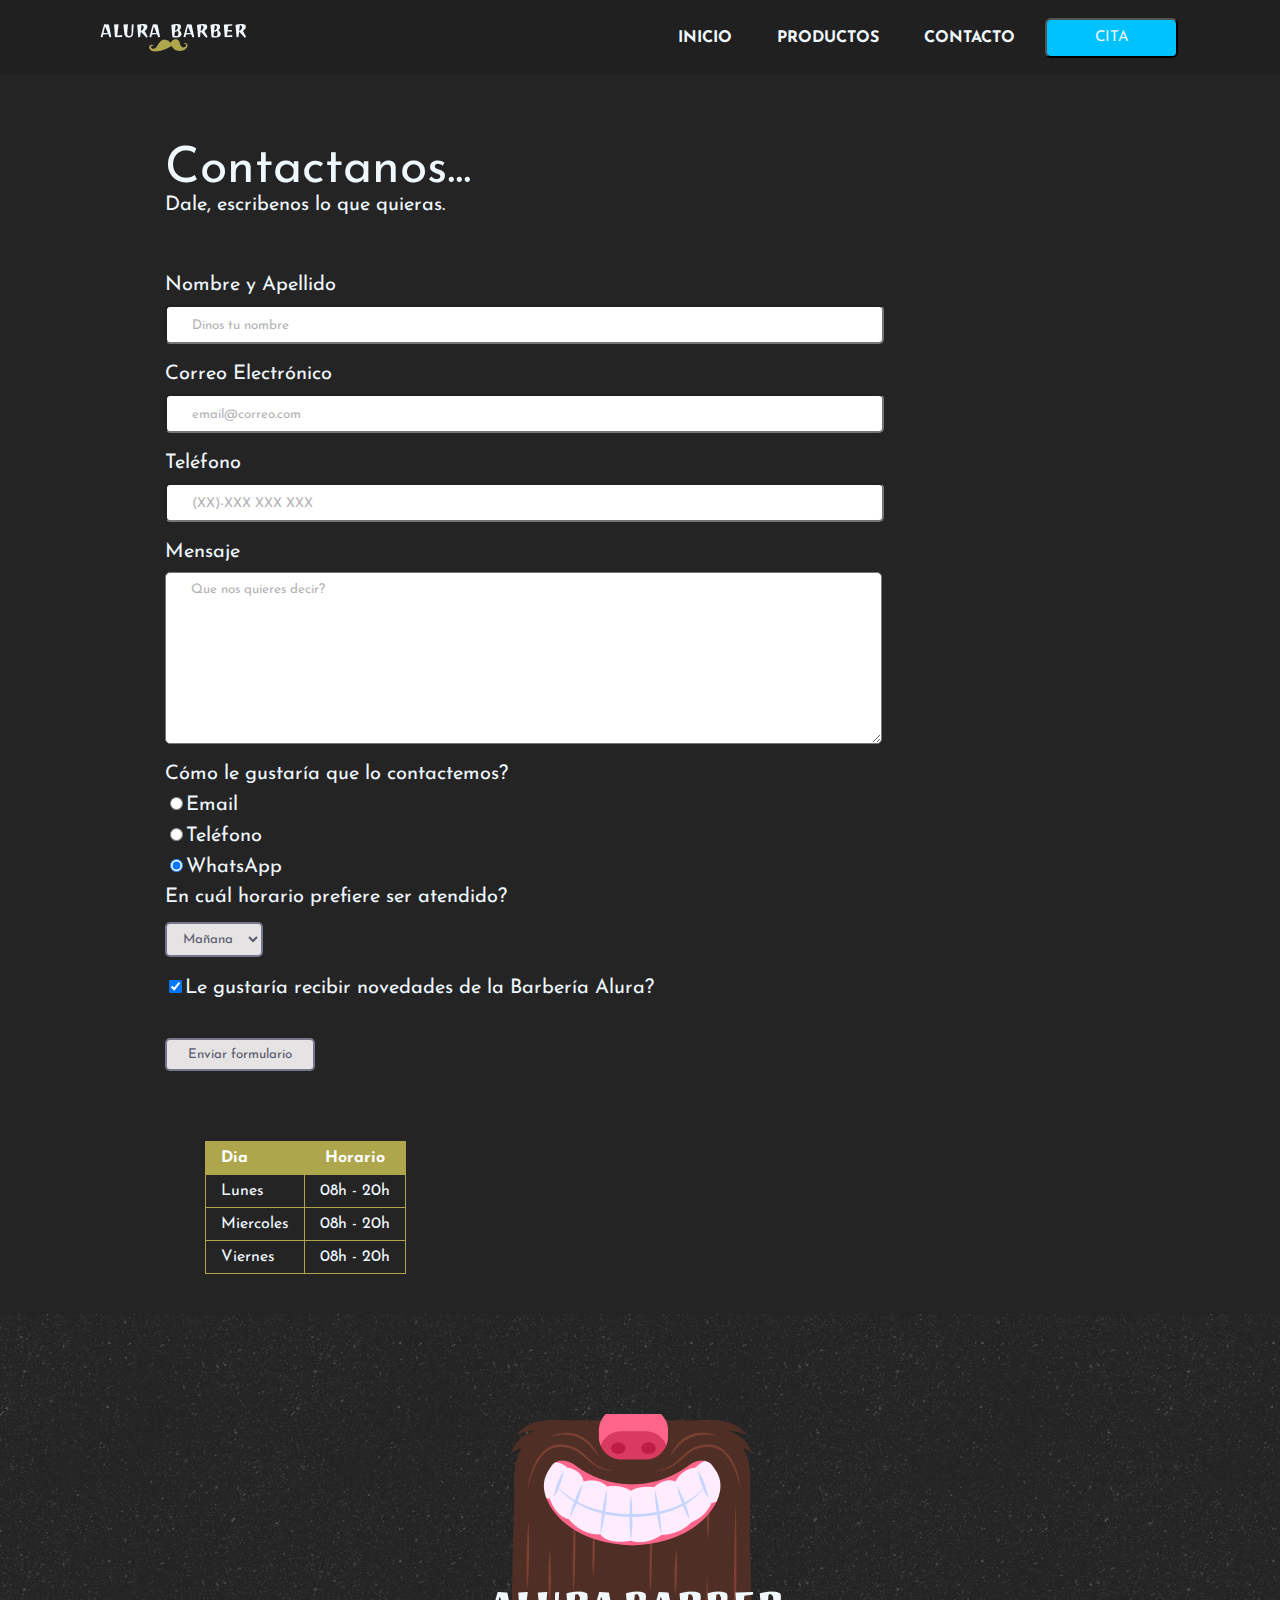
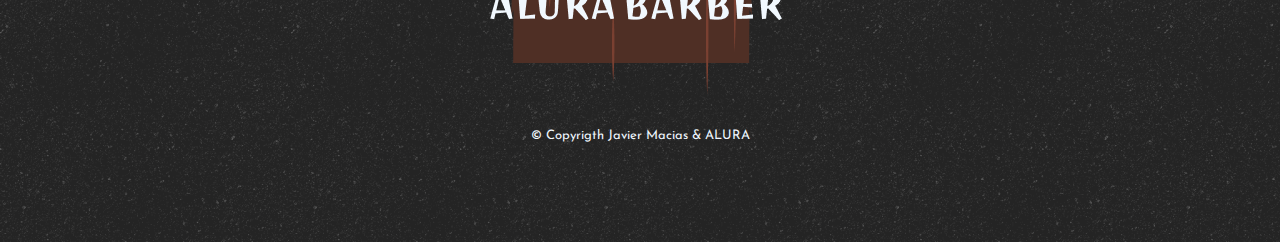
<file: Contacto.html>
<!DOCTYPE html>
<html lang="en">

<head>
    <meta charset="UTF-8">
    <meta http-equiv="X-UA-Compatible" content="IE=edge">
    <link rel="stylesheet" href="reset.css">
    <link rel="stylesheet" href="/Style.css">
    <meta name="viewport" content="width=device-width, initial-scale=1.0">
    <title>Contacto</title>
</head>

<body>

    <header>
        <nav class="menu">
            <h1 class="logo"><img src="/Alura Barber/LOGO.png" alt="Logo barberia"></h1>
            <ul class="menuItems">
                <li> <a href="/Index.html">Inicio</a></li>
                <li> <a href="/Productos.html"> Productos</a></li>
                <li> <a href="/Contacto.html">Contacto</a> </li>
                <button class="botonDate">CITA</button>

            </ul>
        </nav>

    </header>
    <main>

        <form class="formulario">
            <div class="sec_titulo">
                <h2 class="titulo">Contactanos...</h2>
                <p>Dale, escribenos lo que quieras.</p>
            </div>

            <label for="nombreapellido">Nombre y Apellido</label>
            <input type="text" id="nombreapellido" class="input-padron" required placeholder="Dinos tu nombre">

            <label for="correoelectronico">Correo Electrónico</label>
            <input type="email" id="correoelectronico" class="input-padron" required placeholder="email@correo.com">

            <label for="telefono">Teléfono</label>
            <input type="tel" id="telefono" class="input-padron" required placeholder="(XX)-XXX XXX XXX">

            <label for="mensaje">Mensaje</label>
            <textarea cols="70" rows="10" id="mensaje" class="input-padron" required placeholder="Que nos quieres decir?"></textarea>

            <fieldset>
                <p>Cómo le gustaría que lo contactemos?</p>

                <label for="radio-email"><input type="radio" name="contacto" value="email" id="radio-email">Email</label>

                <label for="radio-telefono"><input type="radio" name="contacto" value="telefono" id="radio-telefono">Teléfono</label>

                <label for="radio-whatsapp"><input type="radio" name="contacto" value="whatsapp" id="radio-whatsapp" checked>WhatsApp</label>

            </fieldset>

            <fieldset>
                <p>En cuál horario prefiere ser atendido?</p>
                <select class="perciana">
                            <option>Mañana</option>
                            <option>Tarde</option>
                            <option>Noche</option>
                        </select>
            </fieldset>

            <label class="checkbox"><input type="checkbox" checked>Le gustaría recibir novedades de la Barbería Alura?</label>


            <input class="buttonSend" type="submit" value="Enviar formulario">

        </form>

        <table class="table">
            <thead>
                <tr>
                    <td>Dia</td>
                    <th>Horario</th>
                </tr>
            </thead>

            <tbody>
                <tr>
                    <td>Lunes</td>
                    <th>08h - 20h</th>
                </tr>
                <tr>
                    <td>Miercoles</td>
                    <th>08h - 20h</th>
                </tr>
                <tr>
                    <td>Viernes</td>
                    <th>08h - 20h</th>
                </tr>
            </tbody>


        </table>
    </main>

    <footer>


        <img class="imgFooter" src="/Alura Barber/Cabello logo/Footer logo.png" alt="">
        <p class="Copyrigth">&COPY; Copyrigth Javier Macias & ALURA</p>
    </footer>
</body>

</html>
</file>
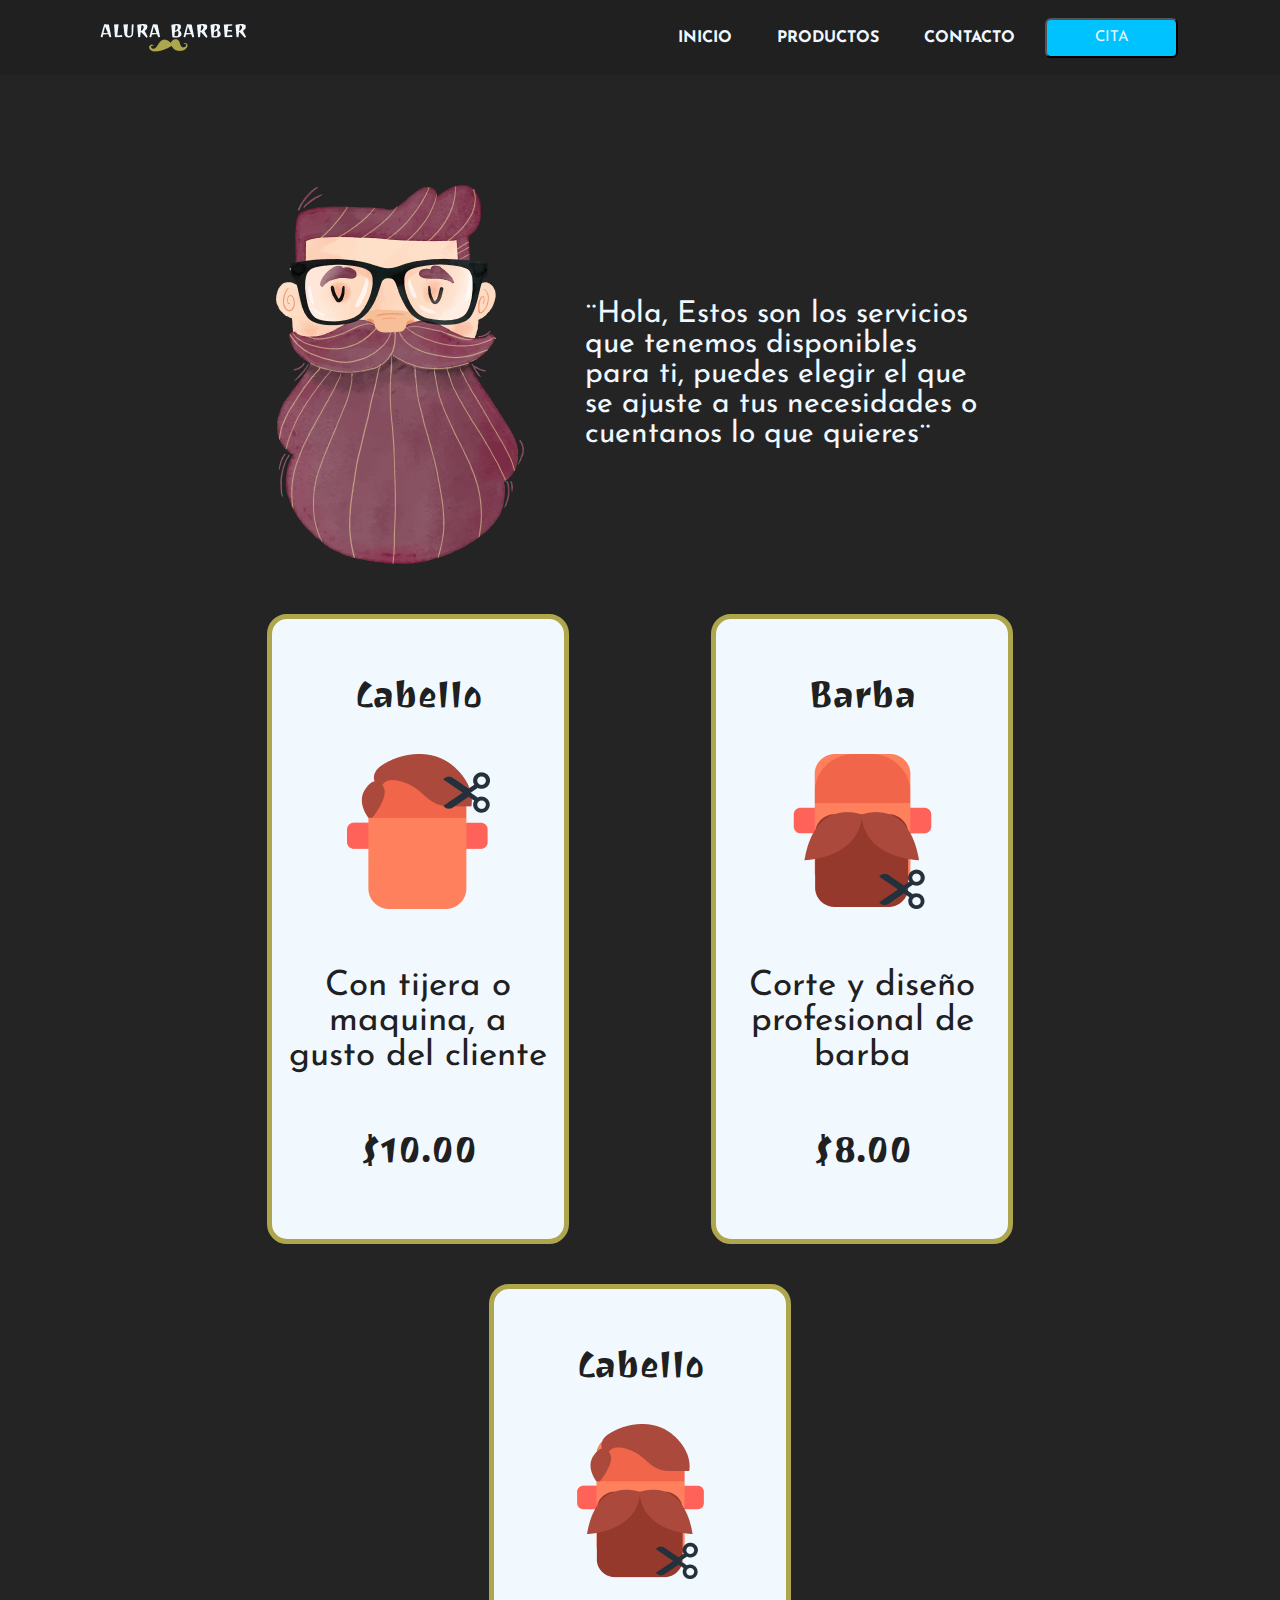
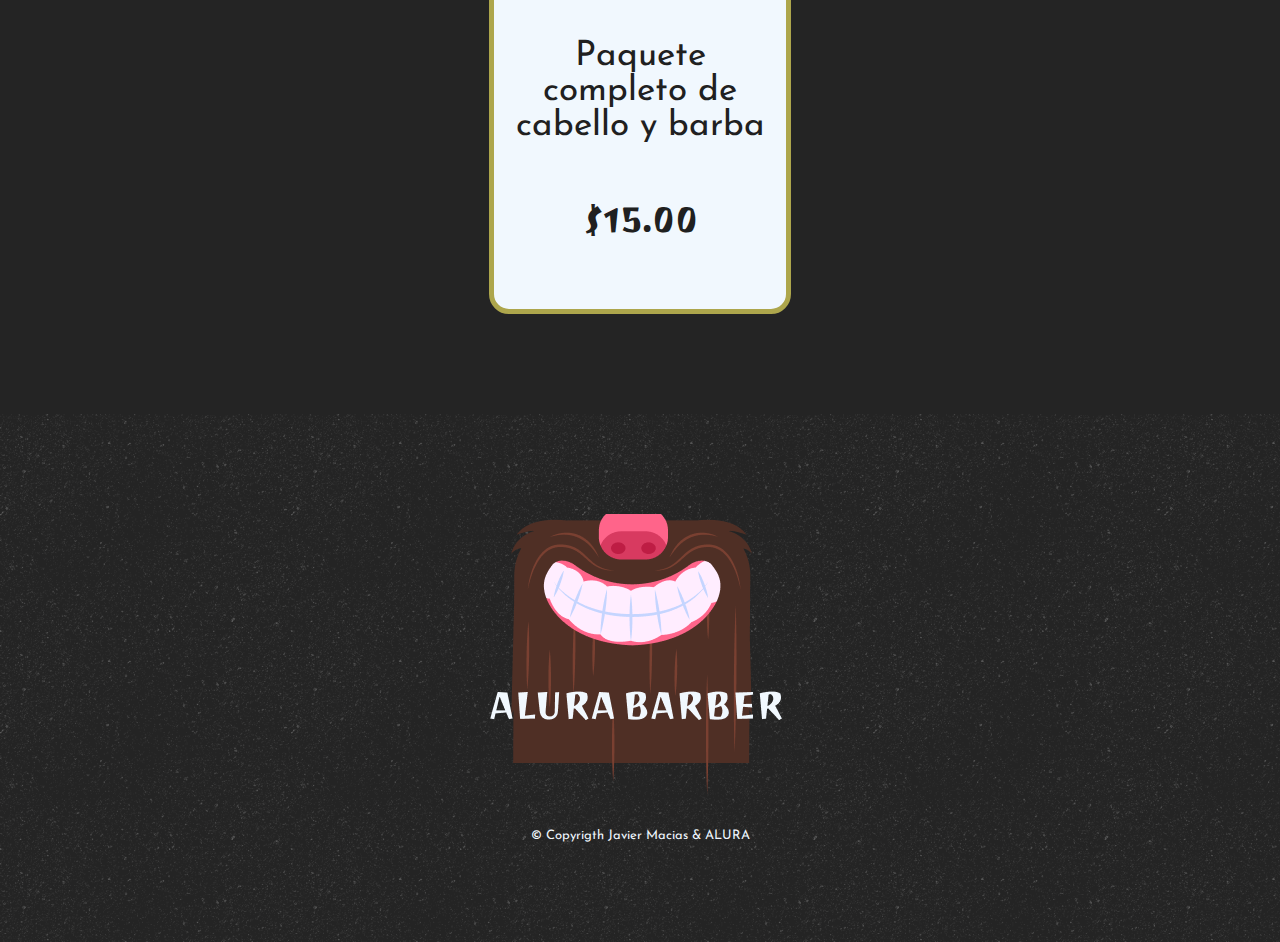
<file: Productos.html>
<!DOCTYPE html>
<html lang="en">
<head>
    <meta charset="UTF-8">
    <meta http-equiv="X-UA-Compatible" content="IE=edge">
    <link rel="stylesheet" href="reset.css">
    <link rel="stylesheet" href="/Style.css">
    <meta name="viewport" content="width=device-width, initial-scale=1.0">
    <title>Productos</title>
</head>
<body>
    <div>
        <header>
            <nav class="menu">
                 <h1 class="logo" ><img src="/Alura Barber/LOGO.png" alt=""></h1>
                 <ul class="menuItems">
                    <li> <a href="/Index.html">Inicio</a></li>
                    <li> <a href="/Productos.html"> Productos</a></li>
                    <li> <a href="/Contacto.html">Contacto</a> </li>
                    <button class="botonDate">CITA</button>
                    
                </ul>
                
            </nav>
           
        </header> 
    </div>
    <div class="mensajeBienvenida" >
        <img src="/Alura Barber/Cabello logo/Imagen 1.png" alt="">
        <p id="textoBienvenida">¨Hola, 
            Estos son los servicios que tenemos disponibles para ti, puedes elegir el que se ajuste a tus necesidades o cuentanos lo que quieres¨ </p>
    </div>

    <main>
        <ul class="productos" >
            <li class="tarjetaProducto" >
                <h2>Cabello</h2>
                <img src="/Alura Barber/Cabello logo/Logo cabello.png" alt="">
                <p class="tarjetaMensaje">Con tijera o maquina, a gusto del cliente</p>
                <p class="tarjetaPrecio">$10.00</p>
            </li>
            <li class="tarjetaProducto">
                <h2>Barba</h2>
                <img src="/Alura Barber/Cabello logo/Logo barba.png" alt="">
                <p class="tarjetaMensaje">Corte y diseño profesional de barba</p>
                <p class="tarjetaPrecio">$8.00</p>
            </li>
            <li class="tarjetaProducto">
                <h2>Cabello</h2>
                <img src="/Alura Barber/Cabello logo/Logo cabello + barba.png" alt="">
                <p class="tarjetaMensaje">Paquete completo de cabello y barba</p>
                <p class="tarjetaPrecio">$15.00</p>
            </li>
        </ul>
        
    </main>
    <footer>
        <img class="imgFooter" src="/Alura Barber/Cabello logo/Footer logo.png" alt="">
        <p class="Copyrigth">&COPY; Copyrigth Javier Macias & ALURA</p>
    </footer>
</body>
</html>
</file>
<file: Style.css>
@import url('https://fonts.googleapis.com/css2?family=Josefin+Sans:ital,wght@0,300;0,400;1,700&display=swap');
@import url('https://fonts.googleapis.com/css2?family=Anton&family=Bebas+Neue&display=swap');
@import url('https://fonts.googleapis.com/css2?family=Ravi+Prakash&display=swap');
body {
    background: hwb(0 14% 86%);
    font-family: 'Josefin Sans', sans-serif;
    color: aliceblue;
    margin: 0px;
}

.menu {
    background: #202020;
    height: 75px;
    width: 100%;
    display: flex;
    justify-content: space-between;
    align-items: center;
}

.logo {
    margin-left: 100px;
}

.menuItems {
    display: flex;
    padding: 2px;
    gap: 30px;
    margin-right: 100px;
    align-items: center;
}

.menuItems a:hover {
    color: #ADA64C;
    text-decoration: underline;
    font-size: 15px;
}

.menuItems a:active {
    color: #cec75c;
}

.botonDate {
    font-family: 'Josefin Sans', sans-serif;
    color: aliceblue;
    font-size: 15px;
    display: flex;
    flex-direction: row;
    justify-content: center;
    align-items: center;
    padding: 10px 13px;
    gap: 28px;
    width: 133px;
    height: 40px;
    background: #00C2FF;
    border-radius: 6px;
    /* Inside auto layout */
    flex: none;
    order: 2;
    flex-grow: 0;
}

nav li {
    display: inline;
}

nav a {
    text-transform: uppercase;
    color: aliceblue;
    font-weight: bold;
    text-decoration: none;
    margin: 0 0 0 15px;
}

#textoBienvenida {
    font-size: 30px;
    display: flex;
    padding-inline: 20px;
    width: 400px;
}

.mensajeBienvenida {
    display: flex;
    flex-flow: row wrap;
    margin-top: 110px;
    margin-bottom: 50px;
    gap: 40px;
    justify-content: center;
    align-items: center;
}

.productos {
    display: flex;
    flex-flow: row wrap;
    gap: 40px;
    padding: 0px;
    margin: 0 auto;
    justify-content: space-evenly;
    padding-bottom: 100px;
}

.tarjetaProducto {
    font-family: 'Ravi Prakash', cursive;
    width: 302px;
    font-size: 45px;
    color: #202020;
    box-sizing: border-box;
    /* Auto layout */
    display: flex;
    flex-direction: column;
    align-items: center;
    padding: 60px 0px;
    gap: 30px;
    background: #F1F8FE;
    border: 5px solid #ADA64C;
    border-radius: 20px;
}

.tarjetaProducto h2 {
    font-size: 45px;
}

.tarjetaMensaje {
    font-family: 'Josefin Sans', sans-serif;
    font-size: 35px;
    text-align: center;
    padding-block: 30px;
    padding-inline: 15px;
}

.tarjetaProducto:hover {
    /* Azul cielo */
    background: #F1F8FE;
    /* acentos */
    border: 5px solid #000000;
    /* hover tarjeta */
    box-shadow: -10px 10px 18px rgba(255, 255, 255, 0.56);
    border-radius: 20px;
}

.tarjetaProducto:active {
    border-color: #fdf258;
}

footer {
    text-align: center;
    background: url(/Footer\ back.png);
    padding-bottom: 100PX;
}

.imgFooter {
    margin-top: 100px;
}

.Copyrigth {
    font-size: 13PX;
    margin-top: 30px;
}


/* Formulario

.form{
    display: flex;
    flex-flow: row wrap;
    justify-content: center;
    background:#F1F8FE;
    border-radius:8px;
    box-shadow:0 0 40px -10px rgb(39, 39, 39);
    margin:50px auto;
    padding:50px 20px;
    max-width:calc(50vw - 80px);
    box-sizing:border-box;
    font-family:'Josefin Sans', sans-serif;
    position:relative
}
.contact{
    color:#78788c;
    border-bottom:3px solid #78788c
    
}

input{
    width: 100%;
    padding:10px;
    box-sizing:border-box;
    background:none;outline:none;
    resize:none;
    border:0;
    font-family:'Josefin Sans', sans-serif;
    transition:all .3s;
    border-bottom:2px solid #bebed2;
    padding-block: 20px;

}

#mensaje{
    width: 100%;
    padding:10px;
    box-sizing:border-box;
    background:none;outline:none;
    resize:none;
    border:0;
    font-family:'Josefin Sans', sans-serif;
    transition:all .3s;
    border-bottom:2px solid #bebed2
}

input:focus{
    border-bottom:2px solid #78788c
}


button{

    float:right;
    padding:8px 12px;
    font-family:'Josefin Sans', sans-serif;
    border:2px solid #78788c;
    background:0;
    color:#5a5a6e;
    cursor:pointer;
    transition:all .3s;
    margin-top: 20px;
}
button:hover{
    background:#78788c;
    color:#fff
}
.infoadd{
    content:'Hi';
    position:absolute;
    bottom:-15px;right:-20px;
    background:#50505a;
    color:#fff;
    width:320px;
    padding:16px 4px 16px 0;
    border-radius:6px;
    font-size:13px;
    box-shadow:10px 10px 40px -14px #000
}
span{
    margin:0 5px 0 15px
}

.imagenContacto{
    margin: auto;
    padding-block: 20px;
    padding-inline: 20px;
}
.espacios{
    width:100% ;
}

.formulario{
    display: flex;
    justify-content: center;
}
.question{
    
    color: #78788c;
    
}



.input-padron{
    display: block;
    margin: 0 0 20px;
    padding: 10px 25px;
    width: 50%;
}
Formulario*/

.formulario {
    margin-block: 70px;
    display: flex;
    justify-content: center;
    flex-direction: column;
}

form label,
form p {
    display: block;
    font-size: 20px;
    margin: 0 0 10px;
}

.input-padron {
    display: block;
    margin: 0 0 20px;
    padding: 10px 25px;
    width: 70%;
    border-radius: 5px;
}

.checkbox {
    margin: 20px 0;
}

.buttonSend {
    padding: 8px 12px;
    font-family: 'Josefin Sans', sans-serif;
    border: 2px solid #78788c;
    background: rgb(229, 227, 227);
    color: #5a5a6e;
    cursor: pointer;
    transition: all .3s;
    margin-top: 20px;
    margin-right: 137px;
    border-radius: 5px;
    width: 150px;
}

.buttonSend:hover {
    background: #78788c;
    color: #fff;
}

::placeholder {
    color: #b3b3b5;
    font-family: 'Josefin Sans', sans-serif;
    ;
}

.perciana {
    float: left;
    padding: 8px 12px;
    font-family: 'Josefin Sans', sans-serif;
    border: 2px solid #78788c;
    background: rgb(229, 227, 227);
    color: #5a5a6e;
    cursor: pointer;
    transition: all .3s;
    margin-top: 5px;
    border-radius: 5px;
}

main {
    width: 950px;
    margin: auto;
}

.table {
    margin: 40px 40px;
}

thead {
    background-color: #ADA64C;
    color: #ffffff;
    font-weight: bold;
}

td,
th {
    border: 1px solid #ADA64C;
    padding: 8px 15px;
}


/*seccion de contacto titulo*/

.titulo {
    font-size: 50px;
}

.contenidoDiferenciales {
    display: flex;
}

.sec_titulo {
    margin-bottom: 50px;
}

@media screen and ( max-width:480px) {
    .menu,
    .listaDiferenciales,
    .imagenDiferenciales {
        width: auto;
    }
    .menu {
        display: flex;
        flex-direction: column;
    }
    .contenidoDiferenciales {
        justify-content: center;
    }
}
</file>
